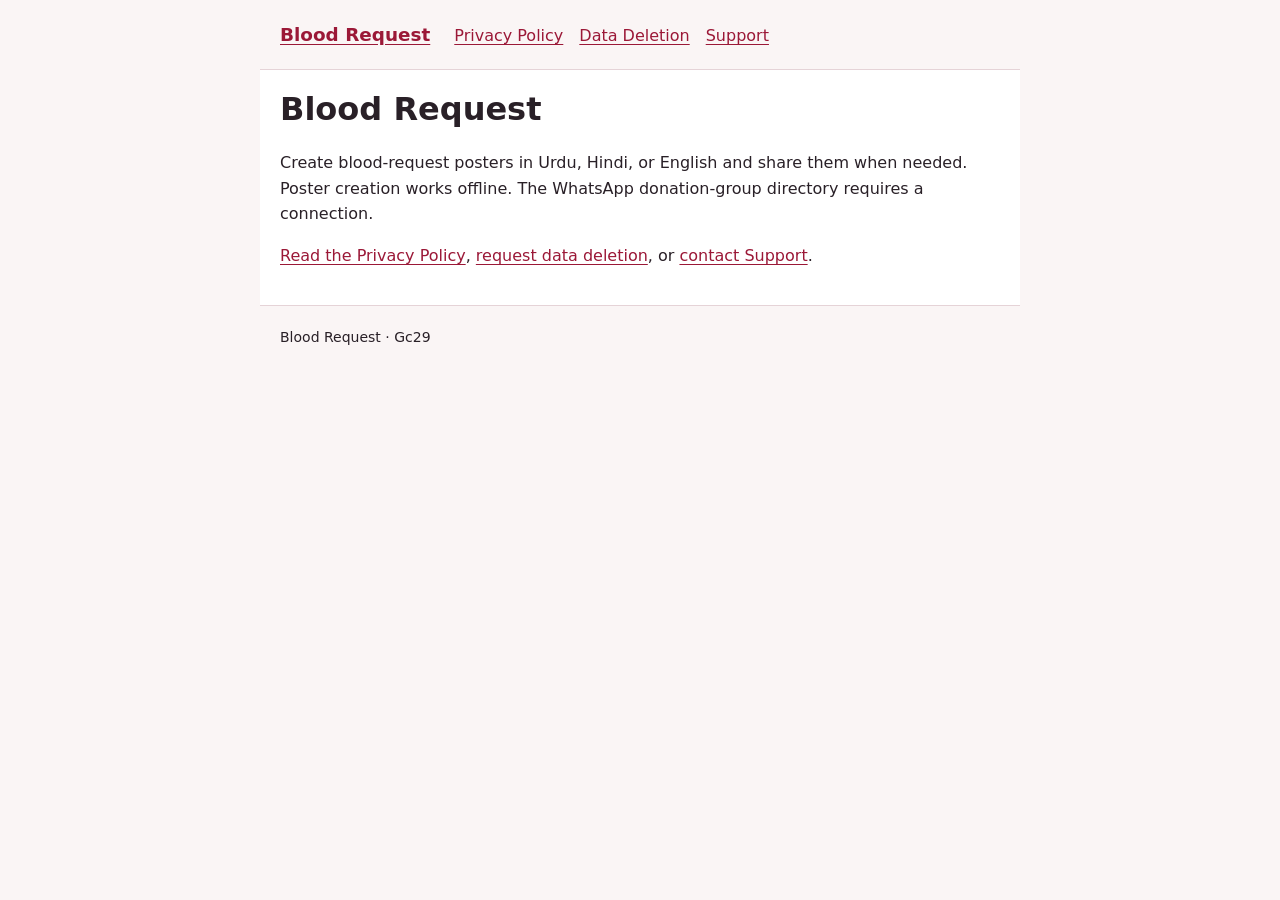
<file: docs/index.html>
<!doctype html>
<html lang="en">
<head>
  <meta charset="utf-8">
  <meta name="viewport" content="width=device-width, initial-scale=1">
  <meta name="description" content="Blood Request: Android blood-request poster maker, privacy policy and support.">
  <title>Blood Request</title>
  <link rel="stylesheet" href="./site.css">
</head>
<body>
  <header>
    <a href="./">Blood Request</a>
    <nav aria-label="Primary">
      <a href="./privacy/">Privacy Policy</a>
      <a href="./delete-data/">Data Deletion</a>
      <a href="./support/">Support</a>
    </nav>
  </header>
  <main>
    <h1>Blood Request</h1>
    <p>Create blood-request posters in Urdu, Hindi, or English and share them when needed. Poster creation works offline. The WhatsApp donation-group directory requires a connection.</p>
<p><a href="privacy/">Read the Privacy Policy</a>, <a href="delete-data/">request data deletion</a>, or <a href="support/">contact Support</a>.</p>
  </main>
  <footer>Blood Request · Gc29</footer>
</body>
</html>
</file>
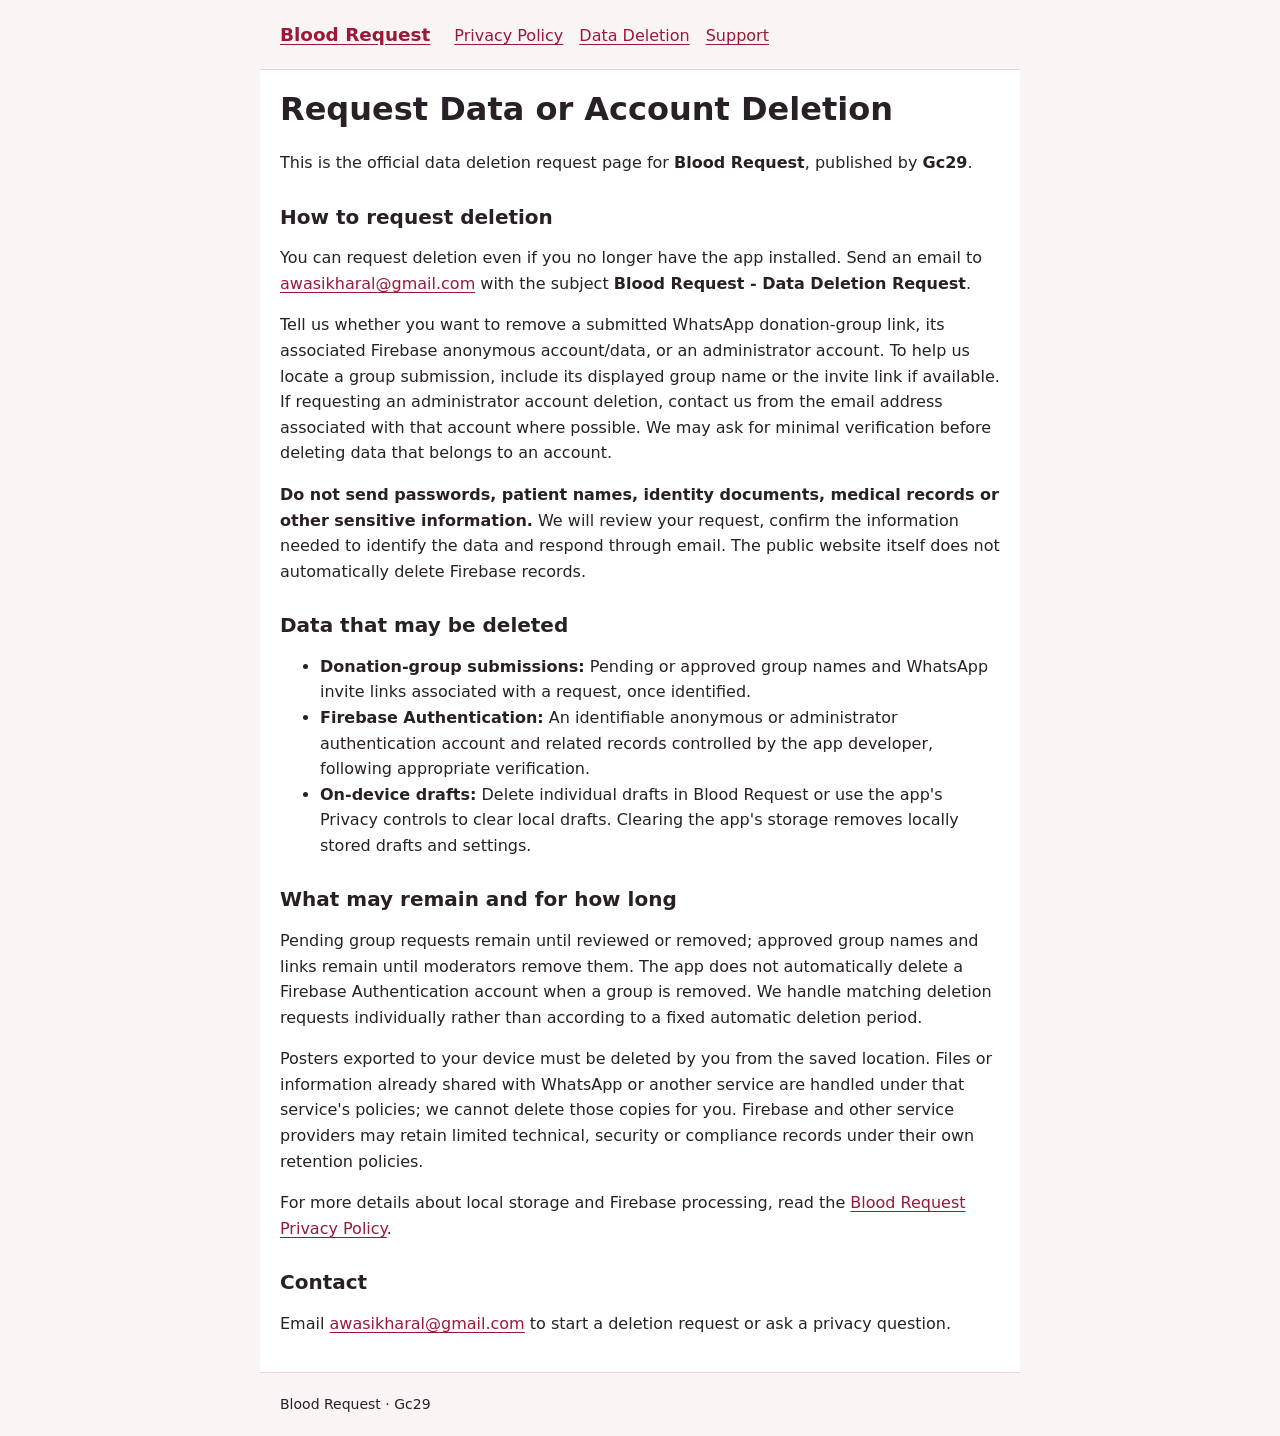
<file: docs/delete-data/index.html>
<!doctype html>
<html lang="en">
<head>
  <meta charset="utf-8">
  <meta name="viewport" content="width=device-width, initial-scale=1">
  <meta name="description" content="Request deletion of Blood Request app data and related accounts.">
  <title>Request Data Deletion | Blood Request</title>
  <link rel="stylesheet" href="../site.css">
</head>
<body>
  <header>
    <a href="../">Blood Request</a>
    <nav aria-label="Primary">
      <a href="../privacy/">Privacy Policy</a>
      <a href="../delete-data/" aria-current="page">Data Deletion</a>
      <a href="../support/">Support</a>
    </nav>
  </header>
  <main>
    <h1>Request Data or Account Deletion</h1>
    <p>This is the official data deletion request page for <strong>Blood Request</strong>, published by <strong>Gc29</strong>.</p>
    <h2>How to request deletion</h2>
    <p>You can request deletion even if you no longer have the app installed. Send an email to <a href="mailto:awasikharal@gmail.com?subject=Blood%20Request%20-%20Data%20Deletion%20Request">awasikharal@gmail.com</a> with the subject <strong>Blood Request - Data Deletion Request</strong>.</p>
    <p>Tell us whether you want to remove a submitted WhatsApp donation-group link, its associated Firebase anonymous account/data, or an administrator account. To help us locate a group submission, include its displayed group name or the invite link if available. If requesting an administrator account deletion, contact us from the email address associated with that account where possible. We may ask for minimal verification before deleting data that belongs to an account.</p>
    <p><strong>Do not send passwords, patient names, identity documents, medical records or other sensitive information.</strong> We will review your request, confirm the information needed to identify the data and respond through email. The public website itself does not automatically delete Firebase records.</p>
    <h2>Data that may be deleted</h2>
    <ul>
      <li><strong>Donation-group submissions:</strong> Pending or approved group names and WhatsApp invite links associated with a request, once identified.</li>
      <li><strong>Firebase Authentication:</strong> An identifiable anonymous or administrator authentication account and related records controlled by the app developer, following appropriate verification.</li>
      <li><strong>On-device drafts:</strong> Delete individual drafts in Blood Request or use the app's Privacy controls to clear local drafts. Clearing the app's storage removes locally stored drafts and settings.</li>
    </ul>
    <h2>What may remain and for how long</h2>
    <p>Pending group requests remain until reviewed or removed; approved group names and links remain until moderators remove them. The app does not automatically delete a Firebase Authentication account when a group is removed. We handle matching deletion requests individually rather than according to a fixed automatic deletion period.</p>
    <p>Posters exported to your device must be deleted by you from the saved location. Files or information already shared with WhatsApp or another service are handled under that service's policies; we cannot delete those copies for you. Firebase and other service providers may retain limited technical, security or compliance records under their own retention policies.</p>
    <p>For more details about local storage and Firebase processing, read the <a href="../privacy/">Blood Request Privacy Policy</a>.</p>
    <h2>Contact</h2>
    <p>Email <a href="mailto:awasikharal@gmail.com?subject=Blood%20Request%20-%20Data%20Deletion%20Request">awasikharal@gmail.com</a> to start a deletion request or ask a privacy question.</p>
  </main>
  <footer>Blood Request · Gc29</footer>
</body>
</html>
</file>
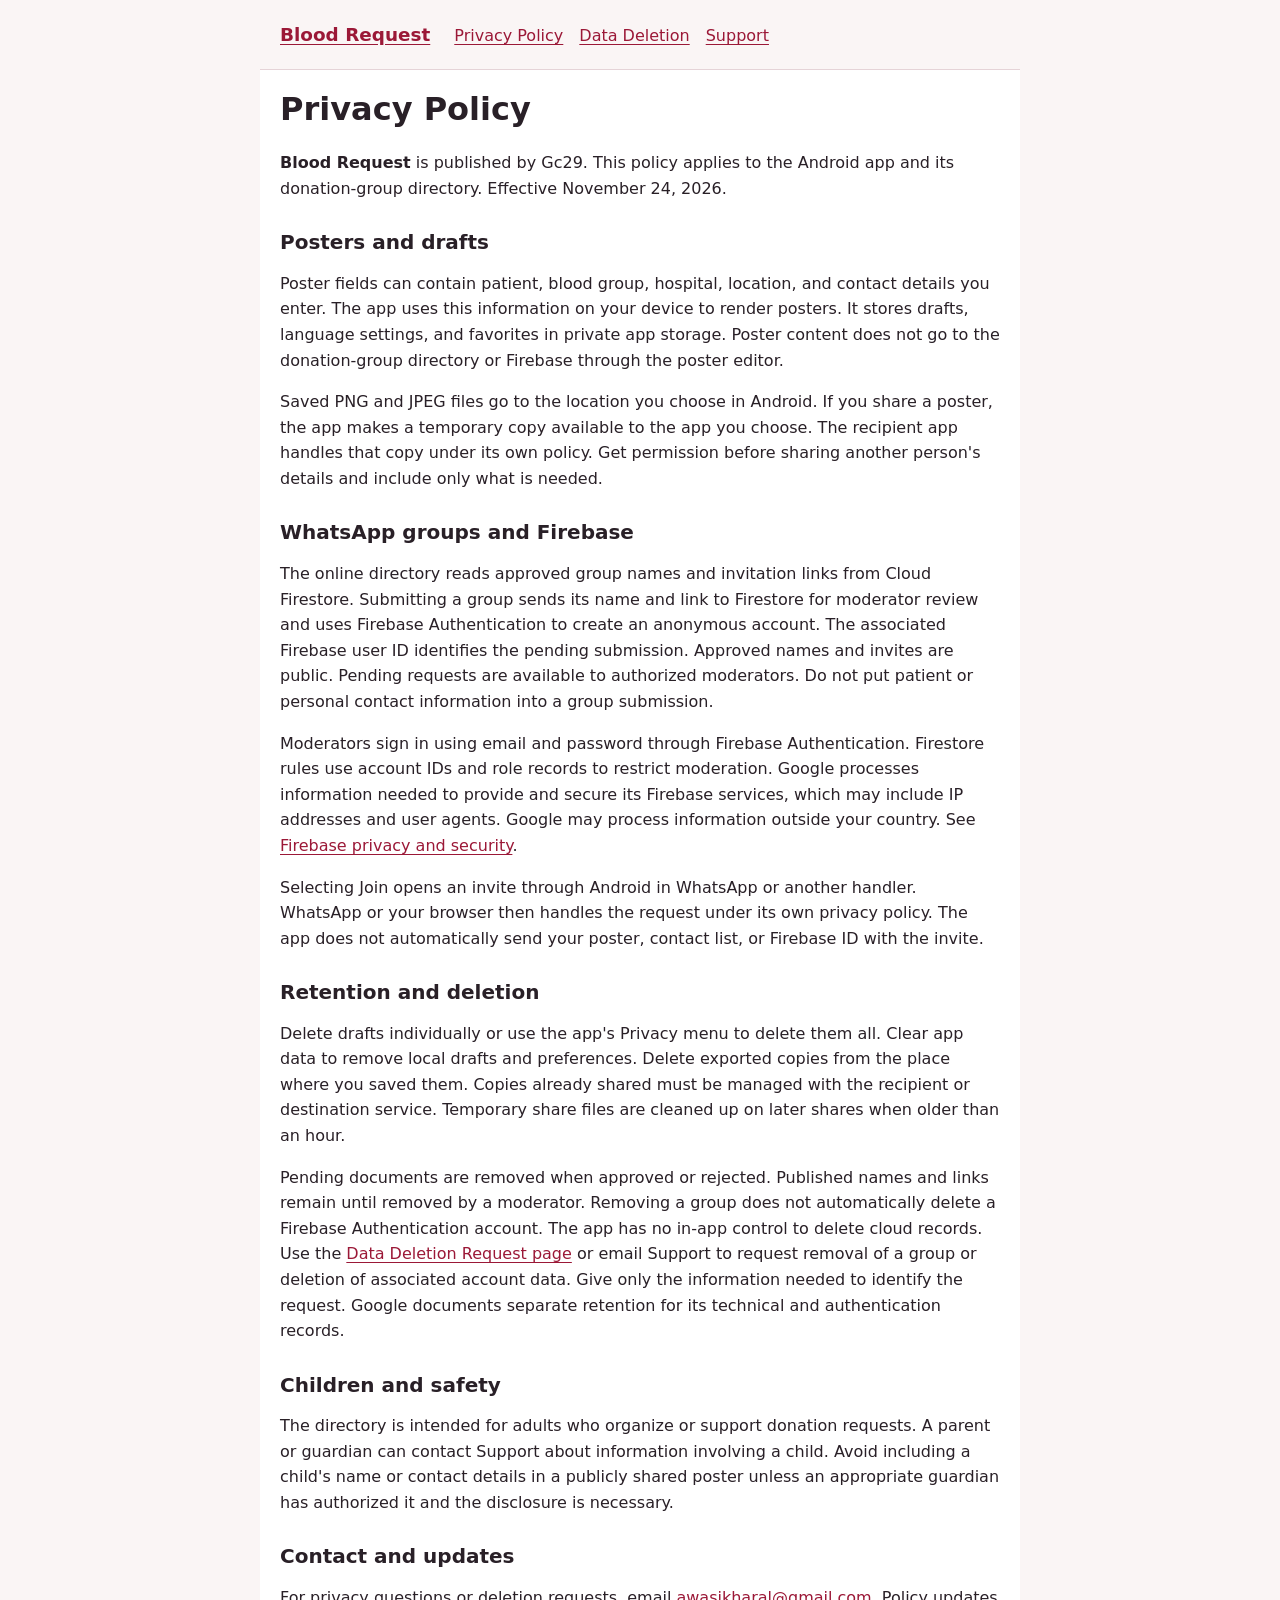
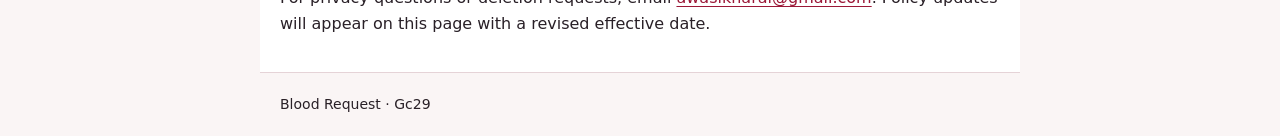
<file: docs/privacy/index.html>
<!doctype html>
<html lang="en">
<head>
  <meta charset="utf-8">
  <meta name="viewport" content="width=device-width, initial-scale=1">
  <title>Privacy Policy | Blood Request</title>
  <link rel="stylesheet" href="../site.css">
</head>
<body>
  <header>
    <a href="../">Blood Request</a>
    <nav aria-label="Primary">
      <a href="../privacy/">Privacy Policy</a>
      <a href="../delete-data/">Data Deletion</a>
      <a href="../support/">Support</a>
    </nav>
  </header>
  <main>
    <h1>Privacy Policy</h1>
    <p><strong>Blood Request</strong> is published by Gc29. This policy applies to the Android app and its donation-group directory. Effective November 24, 2026.</p>
<h2>Posters and drafts</h2>
<p>Poster fields can contain patient, blood group, hospital, location, and contact details you enter. The app uses this information on your device to render posters. It stores drafts, language settings, and favorites in private app storage. Poster content does not go to the donation-group directory or Firebase through the poster editor.</p>
<p>Saved PNG and JPEG files go to the location you choose in Android. If you share a poster, the app makes a temporary copy available to the app you choose. The recipient app handles that copy under its own policy. Get permission before sharing another person's details and include only what is needed.</p>
<h2>WhatsApp groups and Firebase</h2>
<p>The online directory reads approved group names and invitation links from Cloud Firestore. Submitting a group sends its name and link to Firestore for moderator review and uses Firebase Authentication to create an anonymous account. The associated Firebase user ID identifies the pending submission. Approved names and invites are public. Pending requests are available to authorized moderators. Do not put patient or personal contact information into a group submission.</p>
<p>Moderators sign in using email and password through Firebase Authentication. Firestore rules use account IDs and role records to restrict moderation. Google processes information needed to provide and secure its Firebase services, which may include IP addresses and user agents. Google may process information outside your country. See <a href="https://firebase.google.com/support/privacy">Firebase privacy and security</a>.</p>
<p>Selecting Join opens an invite through Android in WhatsApp or another handler. WhatsApp or your browser then handles the request under its own privacy policy. The app does not automatically send your poster, contact list, or Firebase ID with the invite.</p>
<h2>Retention and deletion</h2>
<p>Delete drafts individually or use the app's Privacy menu to delete them all. Clear app data to remove local drafts and preferences. Delete exported copies from the place where you saved them. Copies already shared must be managed with the recipient or destination service. Temporary share files are cleaned up on later shares when older than an hour.</p>
<p>Pending documents are removed when approved or rejected. Published names and links remain until removed by a moderator. Removing a group does not automatically delete a Firebase Authentication account. The app has no in-app control to delete cloud records. Use the <a href="../delete-data/">Data Deletion Request page</a> or email Support to request removal of a group or deletion of associated account data. Give only the information needed to identify the request. Google documents separate retention for its technical and authentication records.</p>
<h2>Children and safety</h2>
<p>The directory is intended for adults who organize or support donation requests. A parent or guardian can contact Support about information involving a child. Avoid including a child's name or contact details in a publicly shared poster unless an appropriate guardian has authorized it and the disclosure is necessary.</p>
<h2>Contact and updates</h2>
<p>For privacy questions or deletion requests, email <a href="mailto:awasikharal@gmail.com">awasikharal@gmail.com</a>. Policy updates will appear on this page with a revised effective date.</p>
  </main>
  <footer>Blood Request · Gc29</footer>
</body>
</html>
</file>
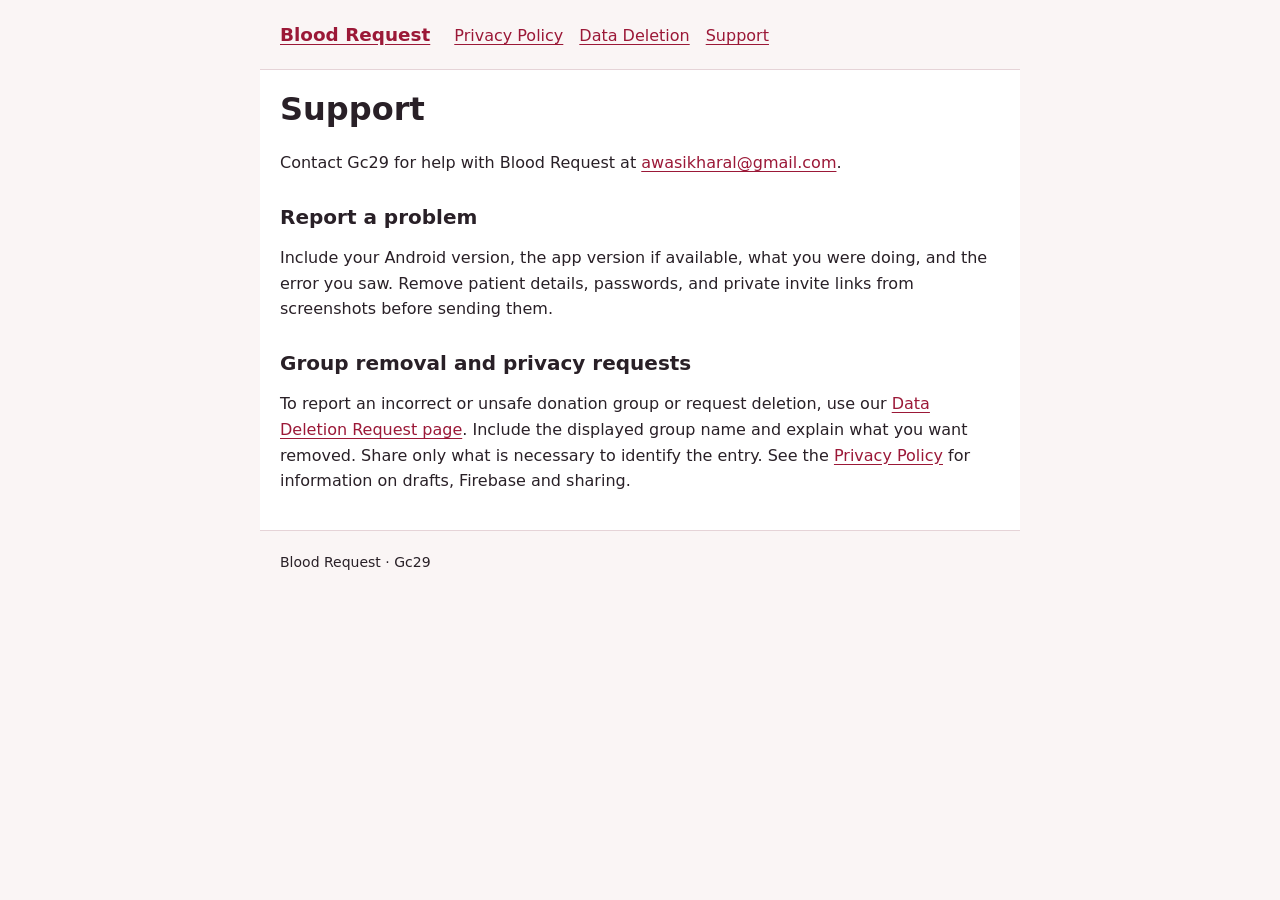
<file: docs/support/index.html>
<!doctype html>
<html lang="en">
<head>
  <meta charset="utf-8">
  <meta name="viewport" content="width=device-width, initial-scale=1">
  <title>Support | Blood Request</title>
  <link rel="stylesheet" href="../site.css">
</head>
<body>
  <header>
    <a href="../">Blood Request</a>
    <nav aria-label="Primary">
      <a href="../privacy/">Privacy Policy</a>
      <a href="../delete-data/">Data Deletion</a>
      <a href="../support/">Support</a>
    </nav>
  </header>
  <main>
    <h1>Support</h1>
    <p>Contact Gc29 for help with Blood Request at <a href="mailto:awasikharal@gmail.com">awasikharal@gmail.com</a>.</p>
<h2>Report a problem</h2>
<p>Include your Android version, the app version if available, what you were doing, and the error you saw. Remove patient details, passwords, and private invite links from screenshots before sending them.</p>
<h2>Group removal and privacy requests</h2>
<p>To report an incorrect or unsafe donation group or request deletion, use our <a href="../delete-data/">Data Deletion Request page</a>. Include the displayed group name and explain what you want removed. Share only what is necessary to identify the entry. See the <a href="../privacy/">Privacy Policy</a> for information on drafts, Firebase and sharing.</p>
  </main>
  <footer>Blood Request · Gc29</footer>
</body>
</html>
</file>
<file: docs/site.css>
:root {
  color-scheme: light dark;
  font: 100%/1.6 system-ui, sans-serif;
  --background: #faf5f5;
  --surface: #fff;
  --text: #292027;
  --accent: #9b1837;
  --border: #e5d3d7;
}
@media (prefers-color-scheme: dark) {
  :root { --background: #20191d; --surface: #2b2227; --text: #f5e9ed; --accent: #ff9fb5; --border: #553944; }
}
body { margin: 0; background: var(--background); color: var(--text); }
header, main, footer { max-width: 45rem; margin: auto; padding: 1.25rem; }
header { display: flex; flex-wrap: wrap; align-items: baseline; gap: 0.8rem 1.5rem; }
header > a { font-size: 1.15rem; font-weight: 750; }
nav { display: flex; flex-wrap: wrap; gap: 1rem; }
main { background: var(--surface); border-block: 1px solid var(--border); }
h1, h2 { line-height: 1.2; }
h1 { margin-top: 0; }
h2 { margin-top: 1.8rem; font-size: 1.25rem; }
a { color: var(--accent); text-underline-offset: 0.18em; overflow-wrap: anywhere; }
a:focus-visible { outline: 2px solid currentColor; outline-offset: 3px; }
footer { font-size: 0.875rem; }
</file>
